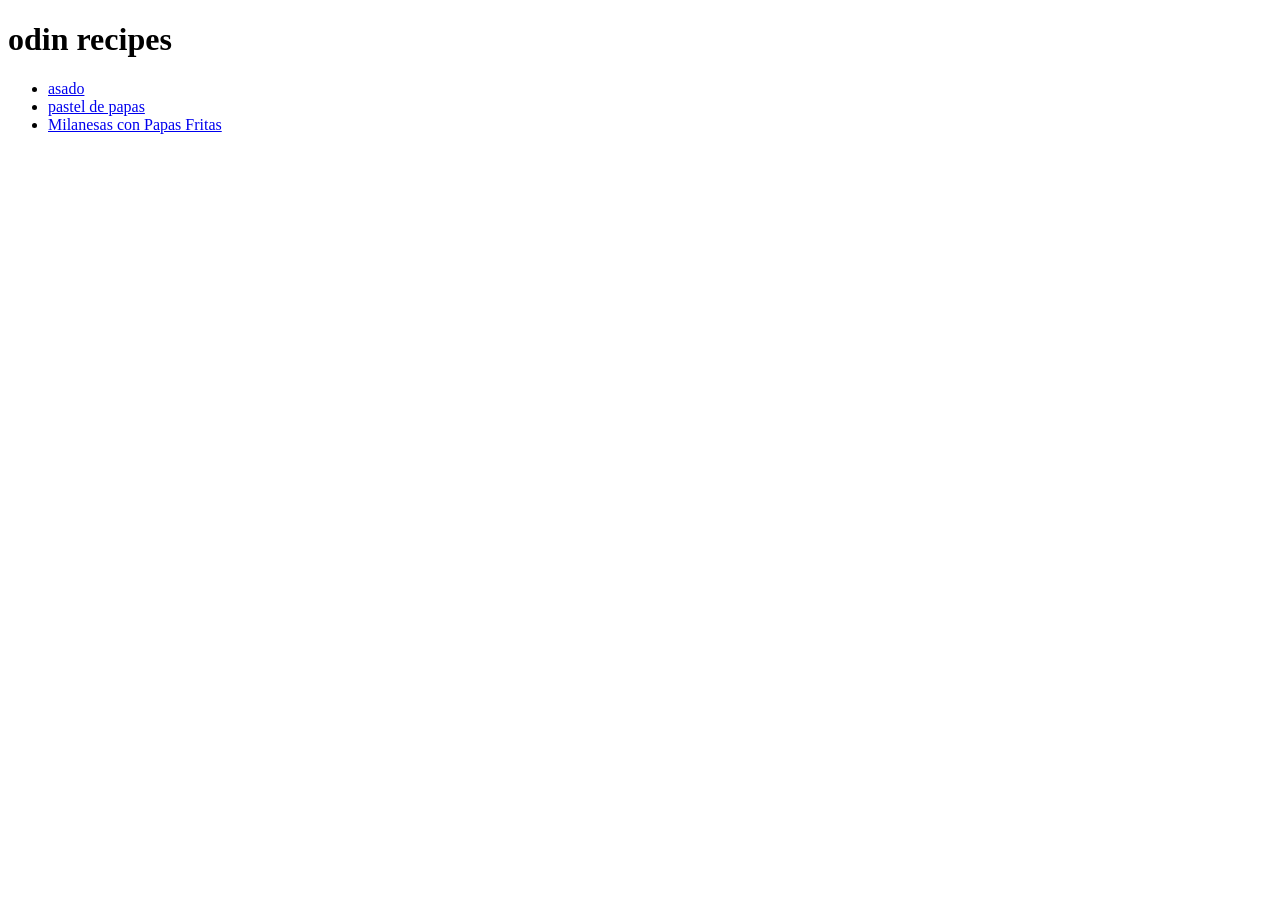
<file: index.html>
<!DOCTYPE html>
<html lang="en">
<head>
    <meta charset="UTF-8">
    <meta http-equiv="X-UA-Compatible" content="IE=edge">
    <meta name="viewport" content="width=device-width, initial-scale=1.0">
    <title>Document</title>
</head>
<body>
   <h1>odin recipes</h1>
    <ul>
     <li><a href="recipes/asado.html">asado</a></li>
     <li><a href="recipes/pastelpapas.html">pastel de papas</a></li>
     <li><a href="recipes/milanesaspf.html">Milanesas con Papas Fritas</a></li>
    </ul>
</body>
</html>
</file>
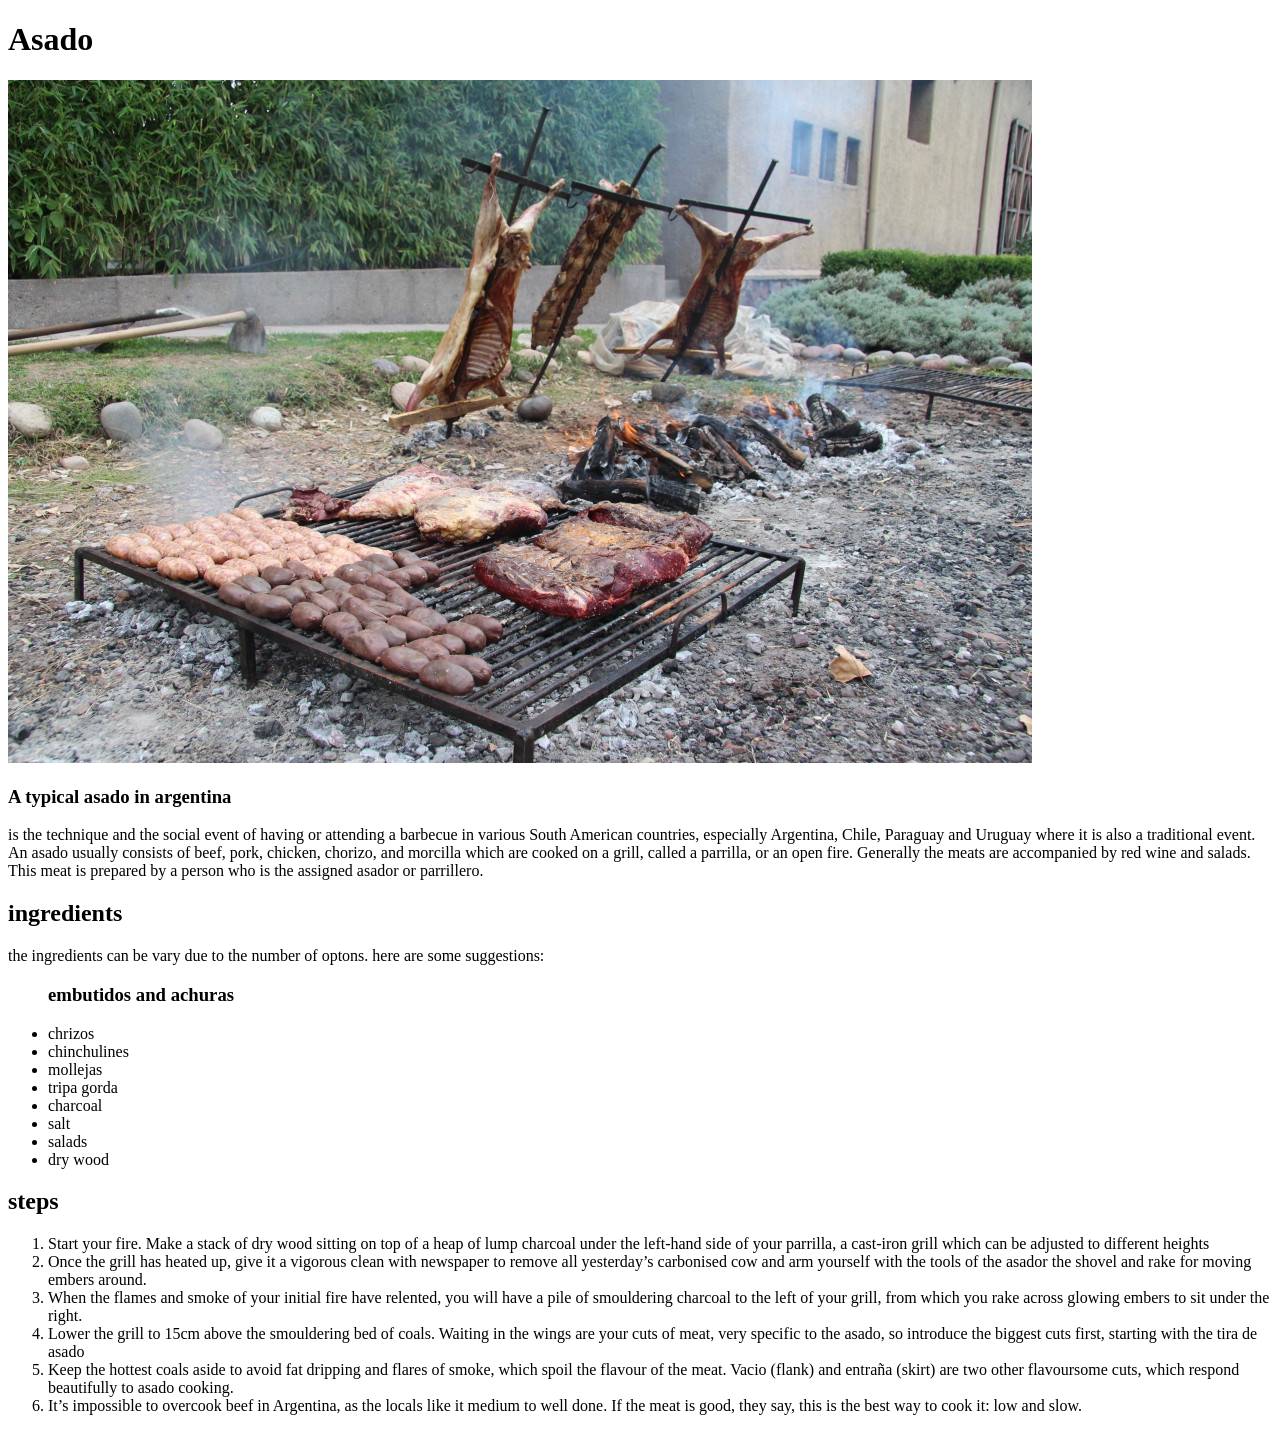
<file: recipes/asado.html>
<!DOCTYPE html>
<html lang="en">
<head>
    <meta charset="UTF-8">
    <meta http-equiv="X-UA-Compatible" content="IE=edge">
    <meta name="viewport" content="width=device-width, initial-scale=1.0">
    <title>Asado</title>
</head>
<body>
    <h1>Asado</h1>
    <img src="/images/asado.jpg" alt="asado example">
    <h3>A typical asado in argentina</h3>
    <p>is the technique and the social event of 
        having or attending a barbecue in various 
        South American countries, especially 
        Argentina, Chile, Paraguay and Uruguay 
        where it is also a traditional event. 
        An asado usually consists of beef, pork, 
        chicken, chorizo, and morcilla which 
        are cooked on a grill, called a parrilla, 
        or an open fire. Generally the meats are 
        accompanied by red wine and salads. This 
        meat is prepared by a person who is the 
        assigned asador or parrillero.
    </p>
    <h2>ingredients</h2>
    <p>the ingredients can be vary due to 
        the number of optons.
    here are some suggestions:</p>
    <ul><h3>embutidos and achuras</h3>
        <li>chrizos</li>
        <li>chinchulines</li>
        <li>mollejas</li>
        <li>tripa gorda</li>
        <li>charcoal</li>
        <li>salt</li>
        <li>salads</li>
        <li>dry wood</li>
    </ul>
    <h2>steps</h2>
    <ol>
        <li>Start your fire. Make a stack 
            of dry wood sitting on top of 
            a heap of lump charcoal under the left-hand 
            side of your parrilla, a cast-iron grill which 
            can be adjusted to different heights</li>
        <li>Once the grill has heated up, give it 
            a vigorous clean with newspaper to 
            remove all yesterday’s carbonised 
            cow and arm yourself with the tools 
            of the asador the shovel and rake  
            for moving embers around.</li>
        <li>When the flames and smoke of 
            your initial fire have relented, 
            you will have a pile of smouldering 
            charcoal to the left of your grill, 
            from which you rake across glowing 
            embers to sit under the right.</li>
        <li>Lower the grill to 15cm above the 
            smouldering bed of coals. Waiting 
            in the wings are your cuts of meat, 
            very specific to the asado, so introduce 
            the biggest cuts first, starting with 
            the tira de asado </li>
            <li> Keep the hottest coals aside 
            to avoid fat dripping and flares 
            of smoke, which spoil the flavour 
            of the meat. Vacio (flank) and entraña 
            (skirt) are two other flavoursome cuts, 
            which respond beautifully to asado cooking.</li>
        <li>It’s impossible to overcook beef 
            in Argentina, as the locals like it 
            medium to well done. If the meat is 
            good, they say, this is the best way to
            cook it: low and slow.</li>
    </ol>
</body>
</html>
</file>
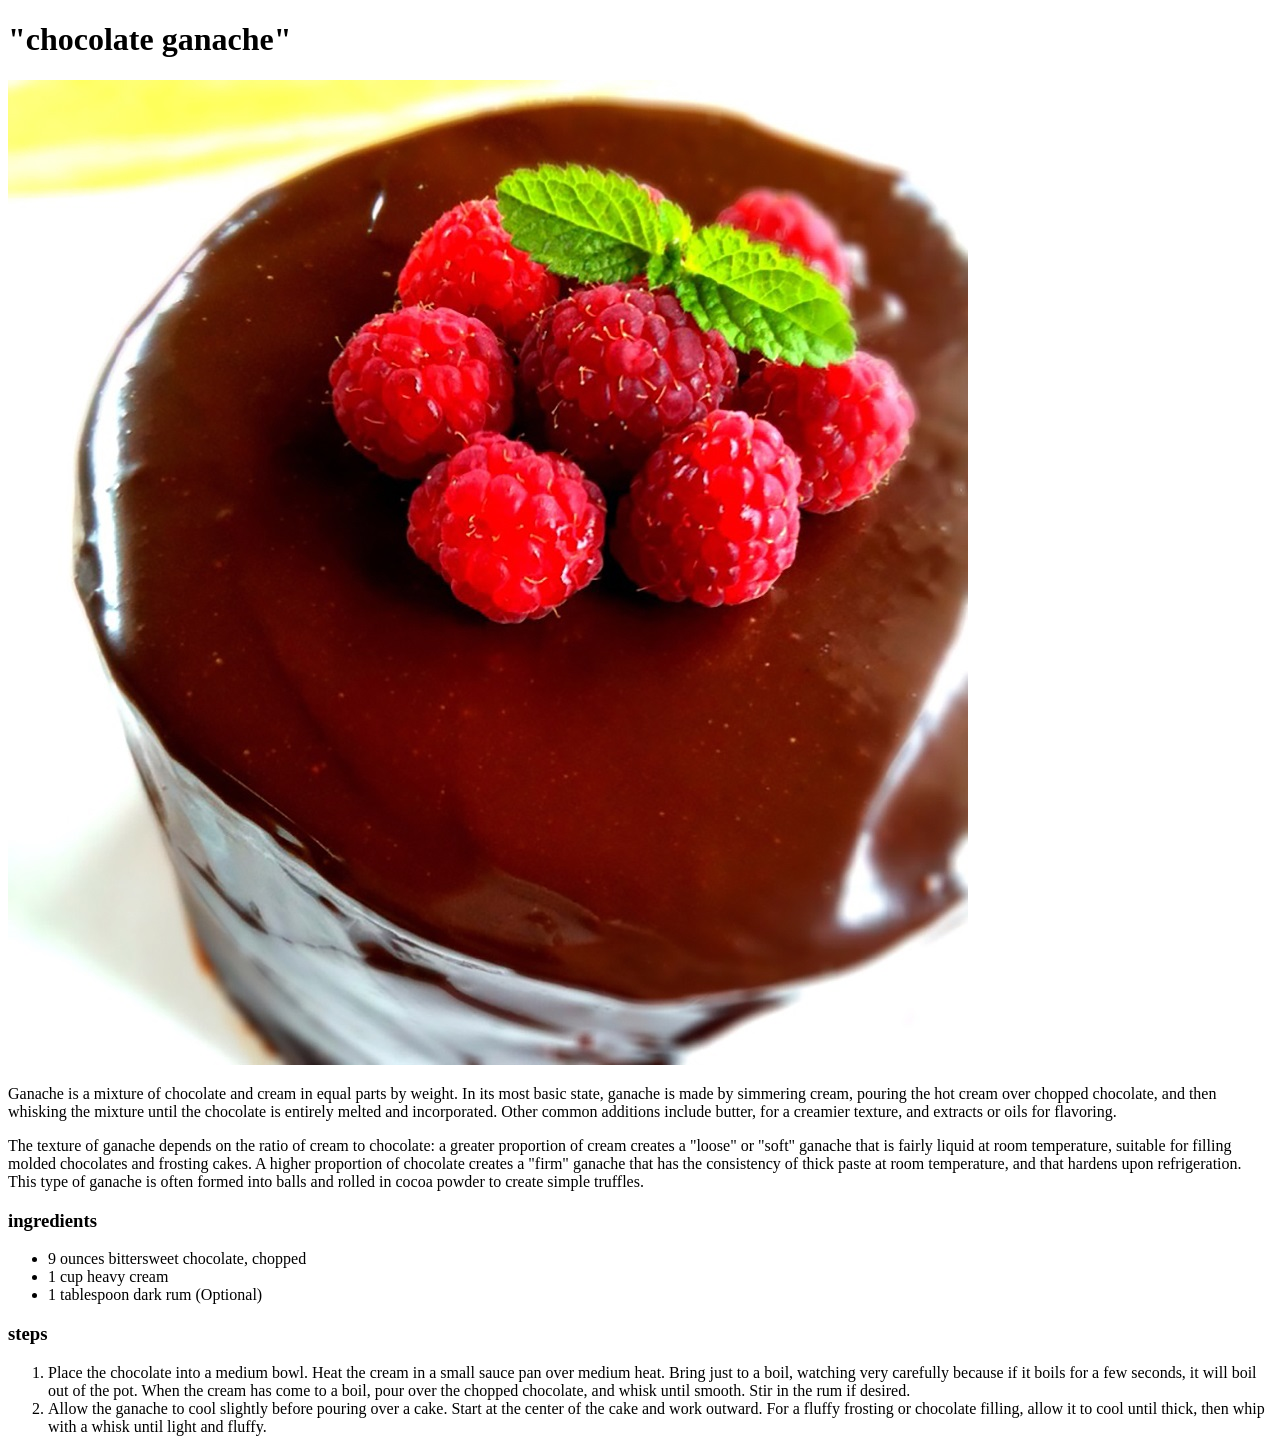
<file: recipes/chcocolate-ganache.html>
<!DOCTYPE html>
<html lang="en">
<head>
    <meta charset="UTF-8">
    <meta http-equiv="X-UA-Compatible" content="IE=edge">
    <meta name="viewport" content="width=device-width, initial-scale=1.0">
    <title>Document</title>
</head>
<body>
    <h1>"chocolate ganache"</h1>
    <img src="/images/ganache.jpg" alt="chocolate ganache">
     <p>Ganache is a mixture of chocolate and cream in equal parts by weight. 
    In its most basic state, ganache is made by simmering cream, 
    pouring the hot cream over chopped chocolate, and then whisking 
    the mixture until the chocolate is entirely melted and incorporated.
     Other common additions include butter, for a creamier texture, 
     and extracts or oils for flavoring. </p>
     <p>The texture of ganache depends on the ratio of cream to chocolate: 
     a greater proportion of cream creates a "loose" or "soft" ganache 
     that is fairly liquid at room temperature, suitable for filling 
     molded chocolates and frosting cakes. A higher proportion of chocolate 
     creates a "firm" ganache that has the consistency of thick paste at 
     room temperature, and that hardens upon refrigeration. This type of 
     ganache is often formed into balls and rolled in cocoa powder to 
     create simple truffles. </p> 
     
     <h3>ingredients</h3>
       <ul>
          <li>9 ounces bittersweet chocolate, chopped</li>
          <li>1 cup heavy cream</li>
          <li>1 tablespoon dark rum (Optional)</li>
       </ul>
     <h3>steps</h3>
       <ol>
          <li>Place the chocolate into a medium bowl. 
             Heat the cream in a small sauce pan over medium heat. 
             Bring just to a boil, watching very carefully because 
             if it boils for a few seconds, it will boil out of the pot. 
             When the cream has come to a boil, pour over the chopped chocolate, 
             and whisk until smooth. Stir in the rum if desired.</li>
          <li>Allow the ganache to cool slightly before pouring over a cake. 
             Start at the center of the cake and work outward. For a fluffy 
             frosting or chocolate filling, allow it to cool until thick, then 
             whip with a whisk until light and fluffy.</li>
       </ol>
    
     
</html>
</file>
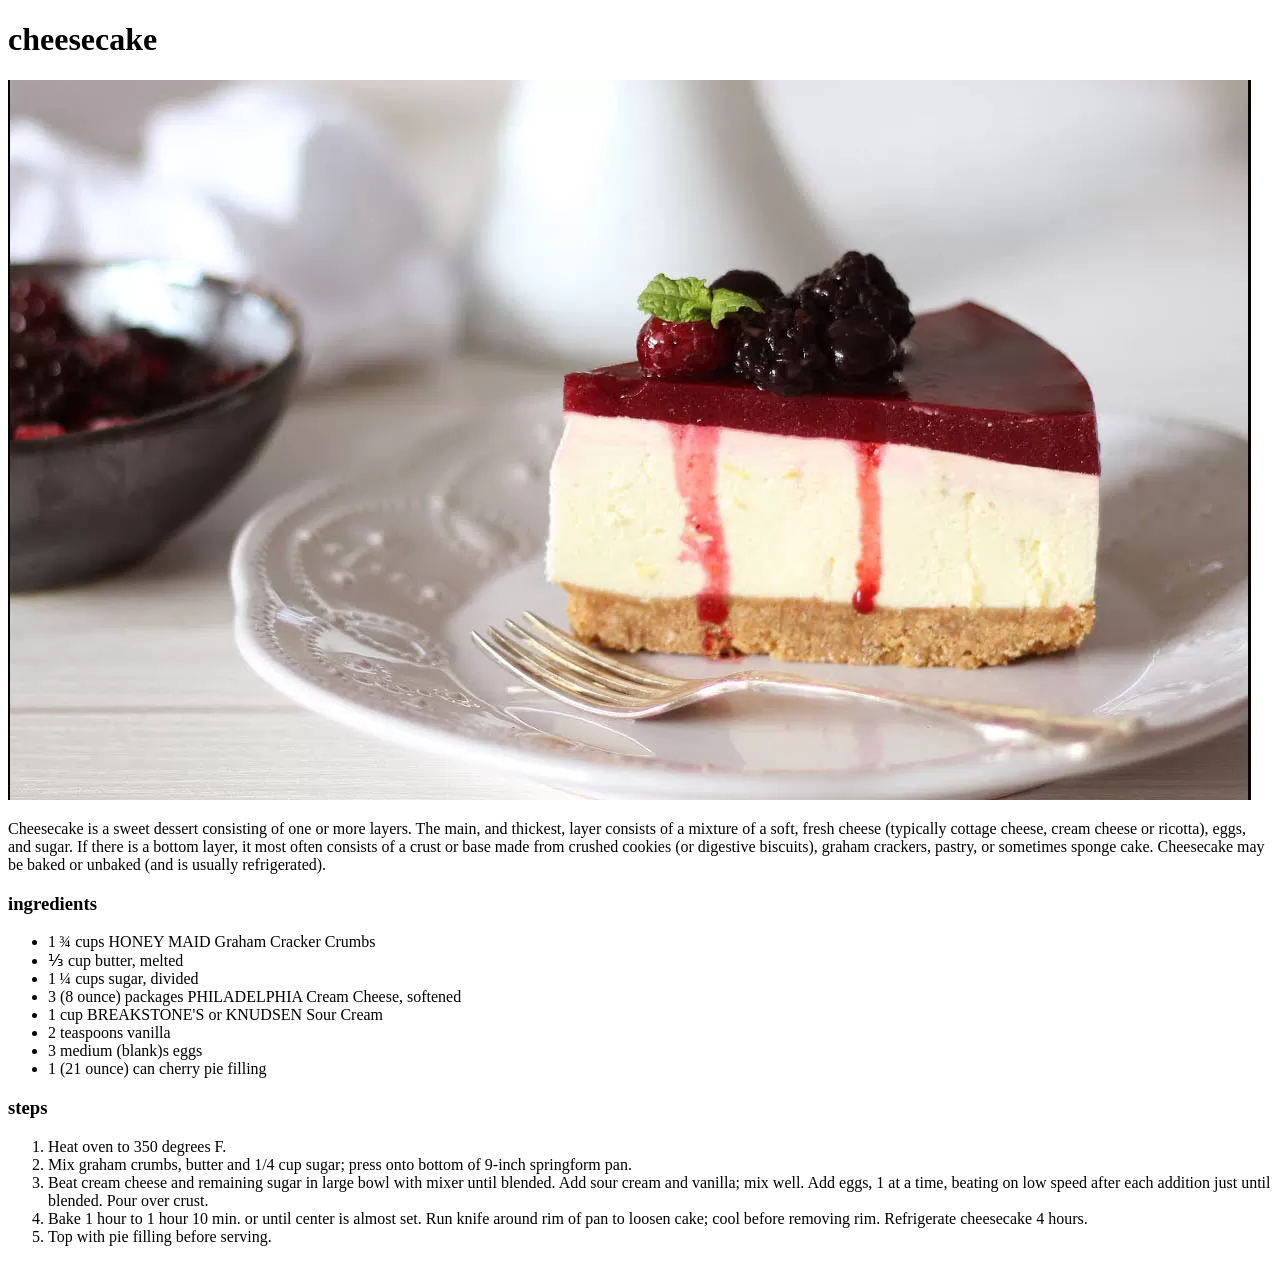
<file: recipes/cheesecake.html>
<!DOCTYPE html>
<html lang="en">
<head>
    <meta charset="UTF-8">
    <meta http-equiv="X-UA-Compatible" content="IE=edge">
    <meta name="viewport" content="width=device-width, initial-scale=1.0">
    <title>Document</title>
</head>
<body>
    <h1>cheesecake</h1>
    <img src="/images/cheese.jpg" alt="cheesecake">
    <p>Cheesecake is a sweet dessert consisting of one or more layers.
         The main, and thickest, layer consists of a mixture of a soft, 
         fresh cheese (typically cottage cheese, cream cheese or ricotta), 
         eggs, and sugar. If there is a bottom layer, it most often consists 
         of a crust or base made from crushed cookies (or digestive biscuits), 
         graham crackers, pastry, or sometimes sponge cake. 
         Cheesecake may be baked or unbaked (and is usually refrigerated).</p>
    <h3>ingredients</h3>
        <ul>
            <li>1 ¾ cups HONEY MAID Graham Cracker Crumbs</li>
            <li>⅓ cup butter, melted</li>
            <li>1 ¼ cups sugar, divided</li>
            <li>3 (8 ounce) packages PHILADELPHIA Cream Cheese, softened</li>
            <li>1 cup BREAKSTONE'S or KNUDSEN Sour Cream</li>
            <li>2 teaspoons vanilla</li>
            <li>3 medium (blank)s eggs</li>
            <li>1 (21 ounce) can cherry pie filling</li>
        </ul>
    <h3>steps</h3>
        <ol>
            <li>Heat oven to 350 degrees F.</li>
            <li>Mix graham crumbs, butter and 1/4 cup sugar; press onto bottom of 9-inch springform pan.</li>
            <li>Beat cream cheese and remaining sugar in large bowl with mixer until blended. 
                Add sour cream and vanilla; mix well. Add eggs, 1 at a time, beating on low 
                speed after each addition just until blended. Pour over crust.</li>
            <li>Bake 1 hour to 1 hour 10 min. or until center is almost set. Run 
                knife around rim of pan to loosen cake; cool before removing rim. 
                Refrigerate cheesecake 4 hours.</li>
            <li>Top with pie filling before serving.</li>
        </ol>
</body>
</html>
</file>
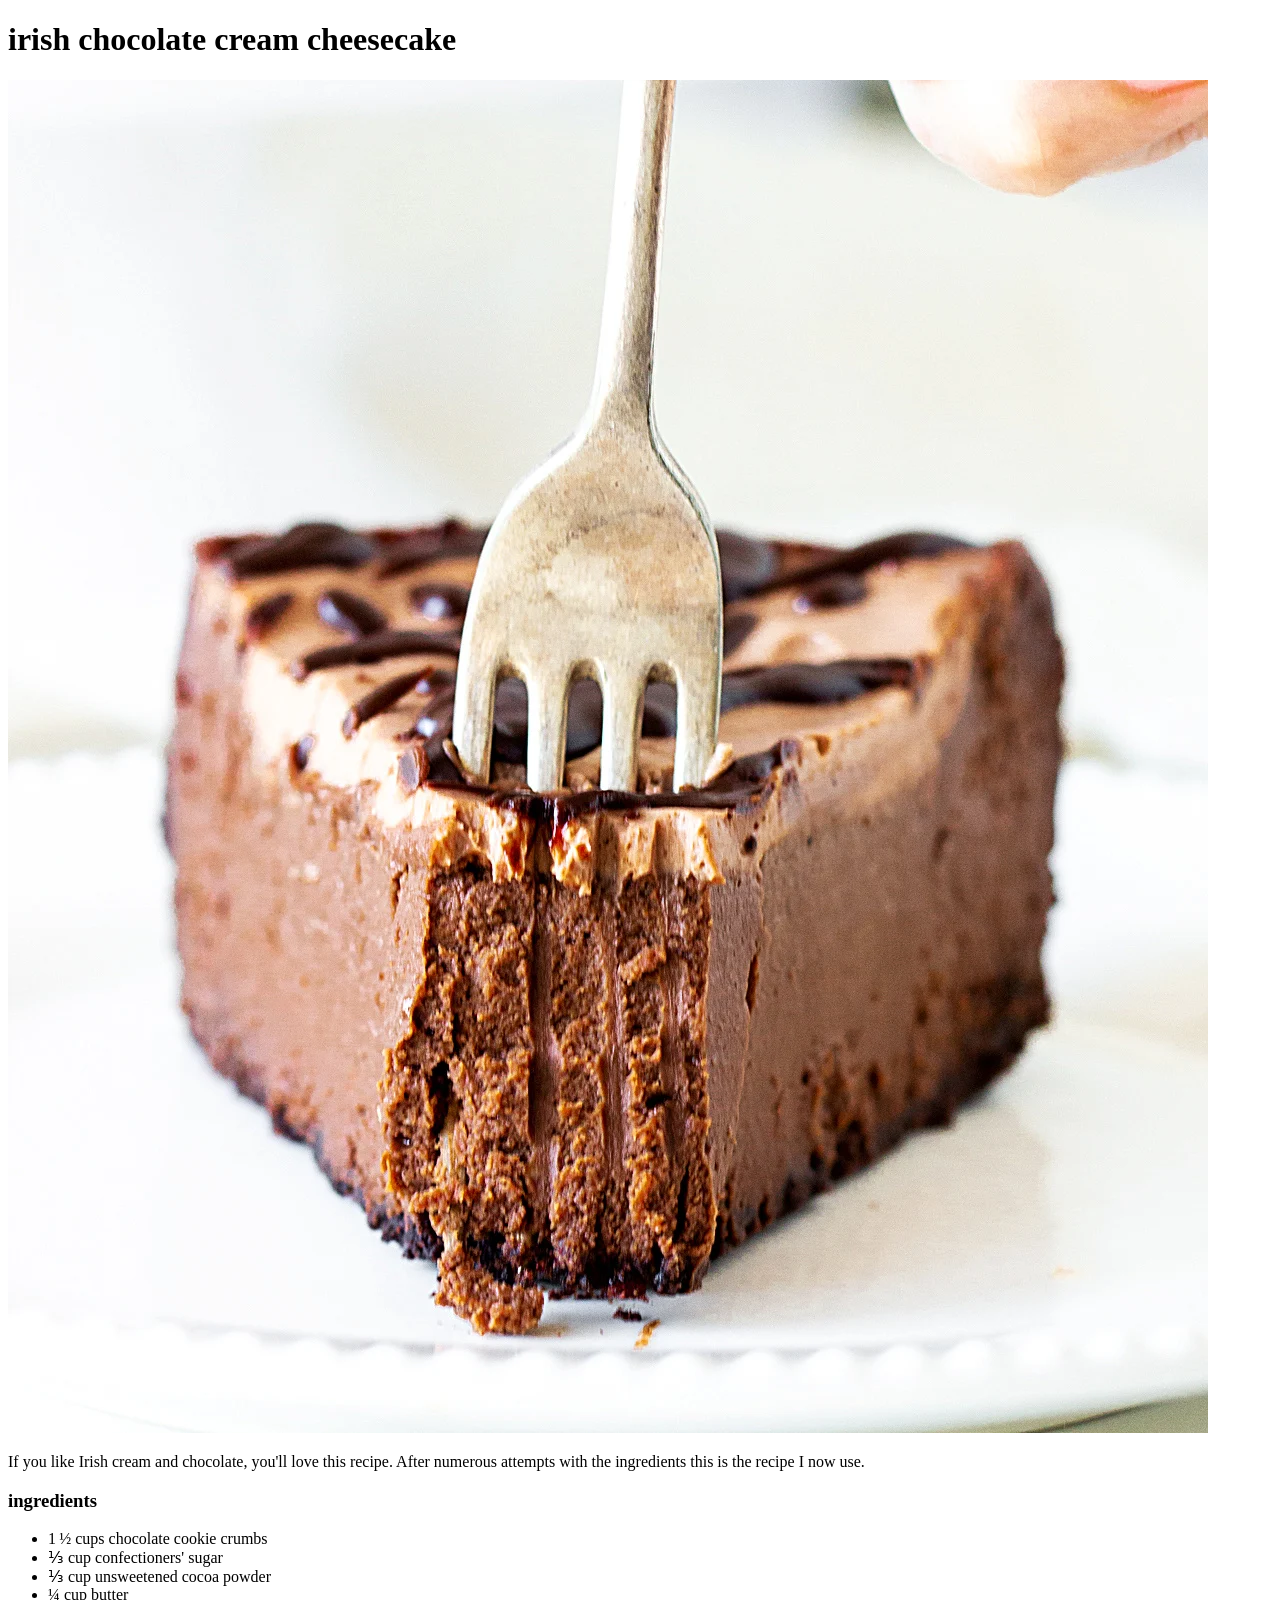
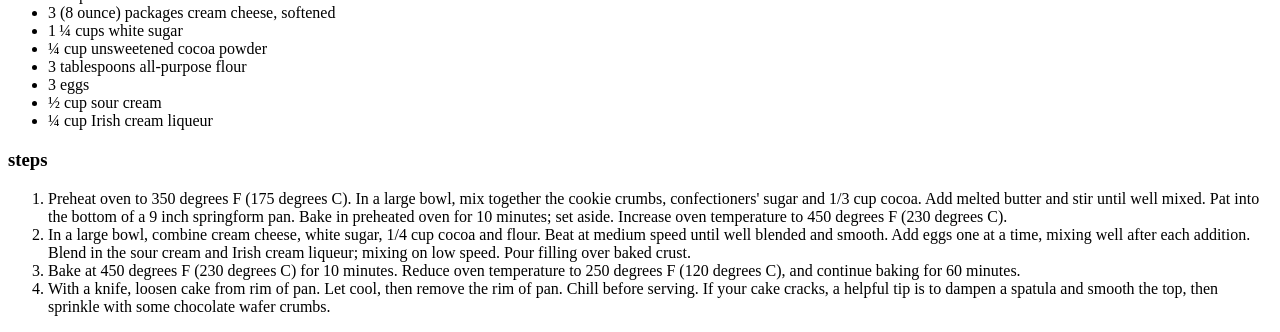
<file: recipes/icccheesecake.html>
<!DOCTYPE html>
<html lang="en">
<head>
    <meta charset="UTF-8">
    <meta http-equiv="X-UA-Compatible" content="IE=edge">
    <meta name="viewport" content="width=device-width, initial-scale=1.0">
    <title>Document</title>
</head>
<body>
    <h1>irish chocolate cream cheesecake</h1>
    <img src="/images/iccc.jpg" alt="">
    <p>If you like Irish cream and chocolate, you'll love this recipe.
        After numerous attempts with the ingredients this 
        is the recipe I now use.</p>
        <h3>ingredients</h3>
        <ul>
            <li>1 ½ cups chocolate cookie crumbs</li>
            <li>⅓ cup confectioners' sugar</li>
            <li>⅓ cup unsweetened cocoa powder</li>
            <li>¼ cup butter</li>
            <li>3 (8 ounce) packages cream cheese, softened</li>
            <li>1 ¼ cups white sugar</li>
            <li>¼ cup unsweetened cocoa powder</li>
            <li>3 tablespoons all-purpose flour</li>
            <li>3 eggs</li>
            <li>½ cup sour cream</li>
            <li>¼ cup Irish cream liqueur</li>
        </ul>
        <h3>steps</h3>
        <ol>
            <li>Preheat oven to 350 degrees F (175 degrees C). 
                In a large bowl, mix together the cookie crumbs, 
                confectioners' sugar and 1/3 cup cocoa. Add melted 
                butter and stir until well mixed. Pat into the bottom
                of a 9 inch springform pan. Bake in preheated oven
                for 10 minutes; set aside. Increase oven temperature
                to 450 degrees F (230 degrees C).</li>
            <li>In a large bowl, combine cream cheese, white sugar,
                1/4 cup cocoa and flour. Beat at medium speed until
                well blended and smooth. Add eggs one at a time, 
                mixing well after each addition. Blend in the sour
                cream and Irish cream liqueur; mixing on low speed.
                Pour filling over baked crust.</li>
            <li>Bake at 450 degrees F (230 degrees C) for 10 minutes.
                Reduce oven temperature to 250 degrees F (120 degrees C),
                and continue baking for 60 minutes.</li>
            <li>With a knife, loosen cake from rim of pan. Let cool, 
                then remove the rim of pan. Chill before serving. 
                If your cake cracks, a helpful tip is to dampen a 
                spatula and smooth the top, then sprinkle with some 
                chocolate wafer crumbs.</li>
        </ol>

</body>
</html>
</file>
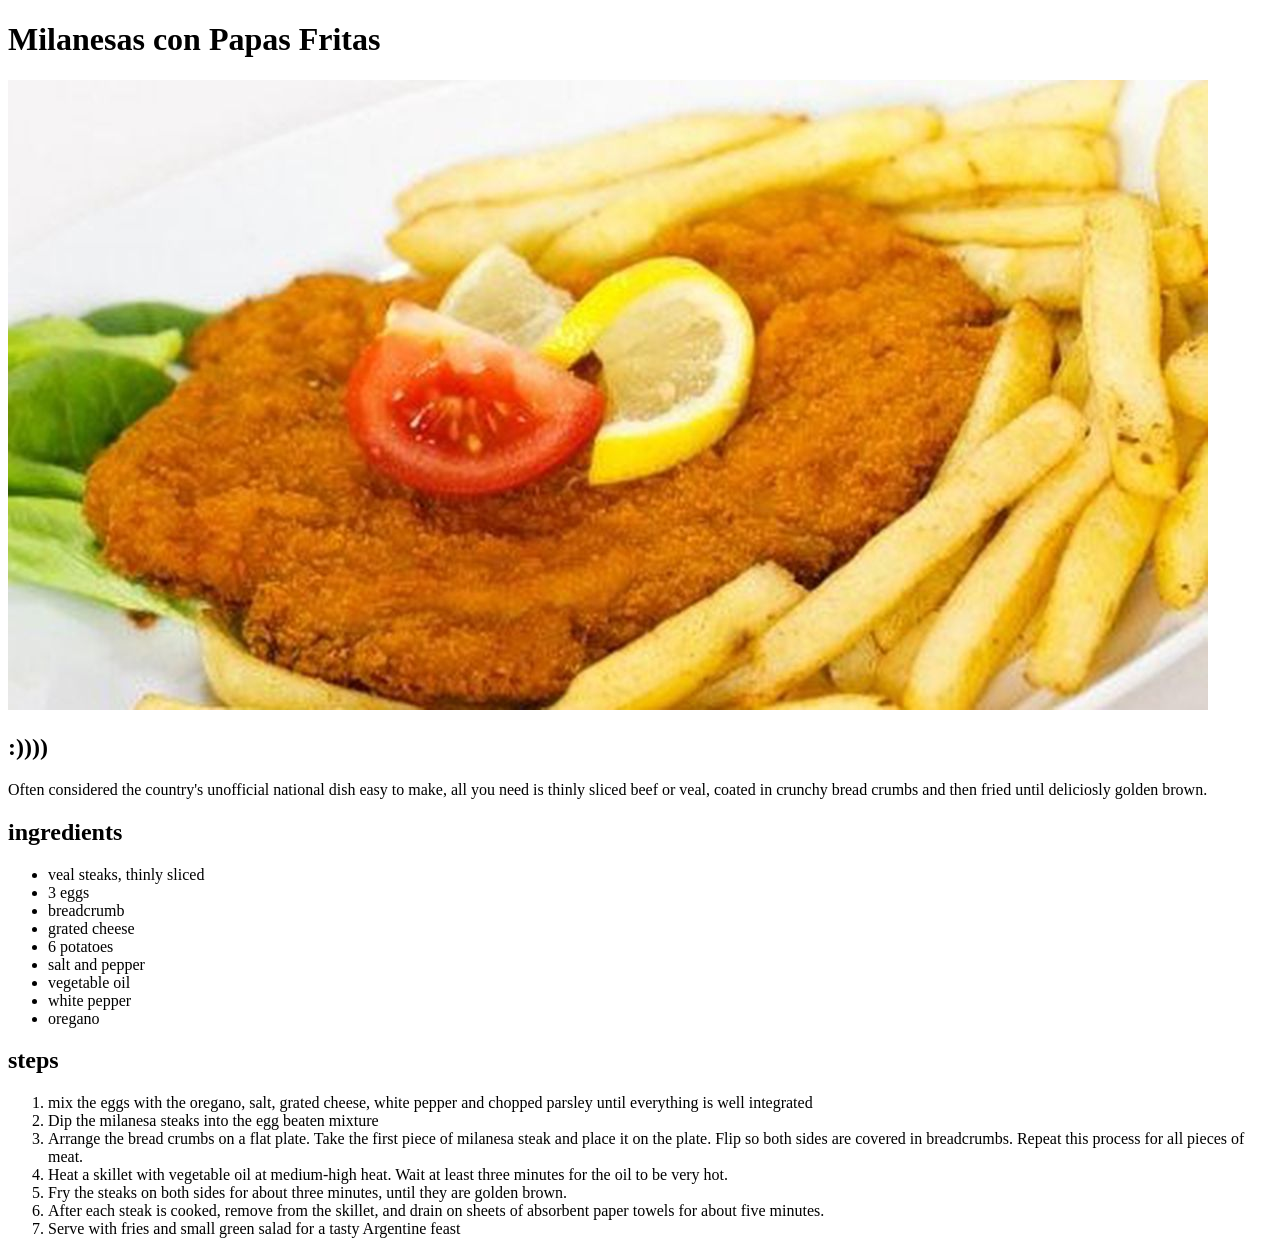
<file: recipes/milanesaspf.html>
<!DOCTYPE html>
<html lang="en">
<head>
    <meta charset="UTF-8">
    <meta http-equiv="X-UA-Compatible" content="IE=edge">
    <meta name="viewport" content="width=device-width, initial-scale=1.0">
    <title>Document</title>
</head>
<body>
    <h1>Milanesas con Papas Fritas</h1>
    <img src="/images/milanesas.jpg" alt="riquisimo">
    <h2>:))))</h2>
    <p>
        Often considered the country's unofficial national dish
        easy to make, all you need is thinly sliced beef or veal, 
        coated in crunchy bread crumbs and then fried until 
        deliciosly golden brown.
    </p>
    
    <h2>ingredients</h2>
    <ul>
        <li>veal steaks, thinly sliced</li>
        <li>3 eggs</li>
        <li>breadcrumb</li>
        <li>grated cheese</li>
        <li>6 potatoes</li>
        <li>salt and pepper</li>
        <li>vegetable oil</li>
        <li>white pepper</li>
        <li>oregano</li>
     </ul>
    
    <h2>steps</h2>
    <ol>
    <li>mix the eggs with the oregano, salt, 
        grated cheese, white pepper and 
        chopped parsley until everything 
        is well integrated</li>
    <li>Dip the milanesa steaks into the egg beaten mixture</li>
    <li>Arrange the bread crumbs on a flat plate. 
        Take the first piece of milanesa steak and 
        place it on the plate. Flip so both sides
         are covered in breadcrumbs. Repeat 
         this process for all pieces of meat.</li>
    <li>Heat a skillet with vegetable oil at 
        medium-high heat. Wait at least three 
        minutes for the oil to be very hot.</li>
    <li>Fry the steaks on both sides for about 
        three minutes, until they are golden brown.</li>
    <li>After each steak is cooked, remove from 
        the skillet, and drain on sheets of 
        absorbent paper towels for 
        about five minutes.</li>
    <li>Serve with fries and small green 
        salad for a tasty Argentine feast</li>
    </ol>
</body>
</html>
</file>
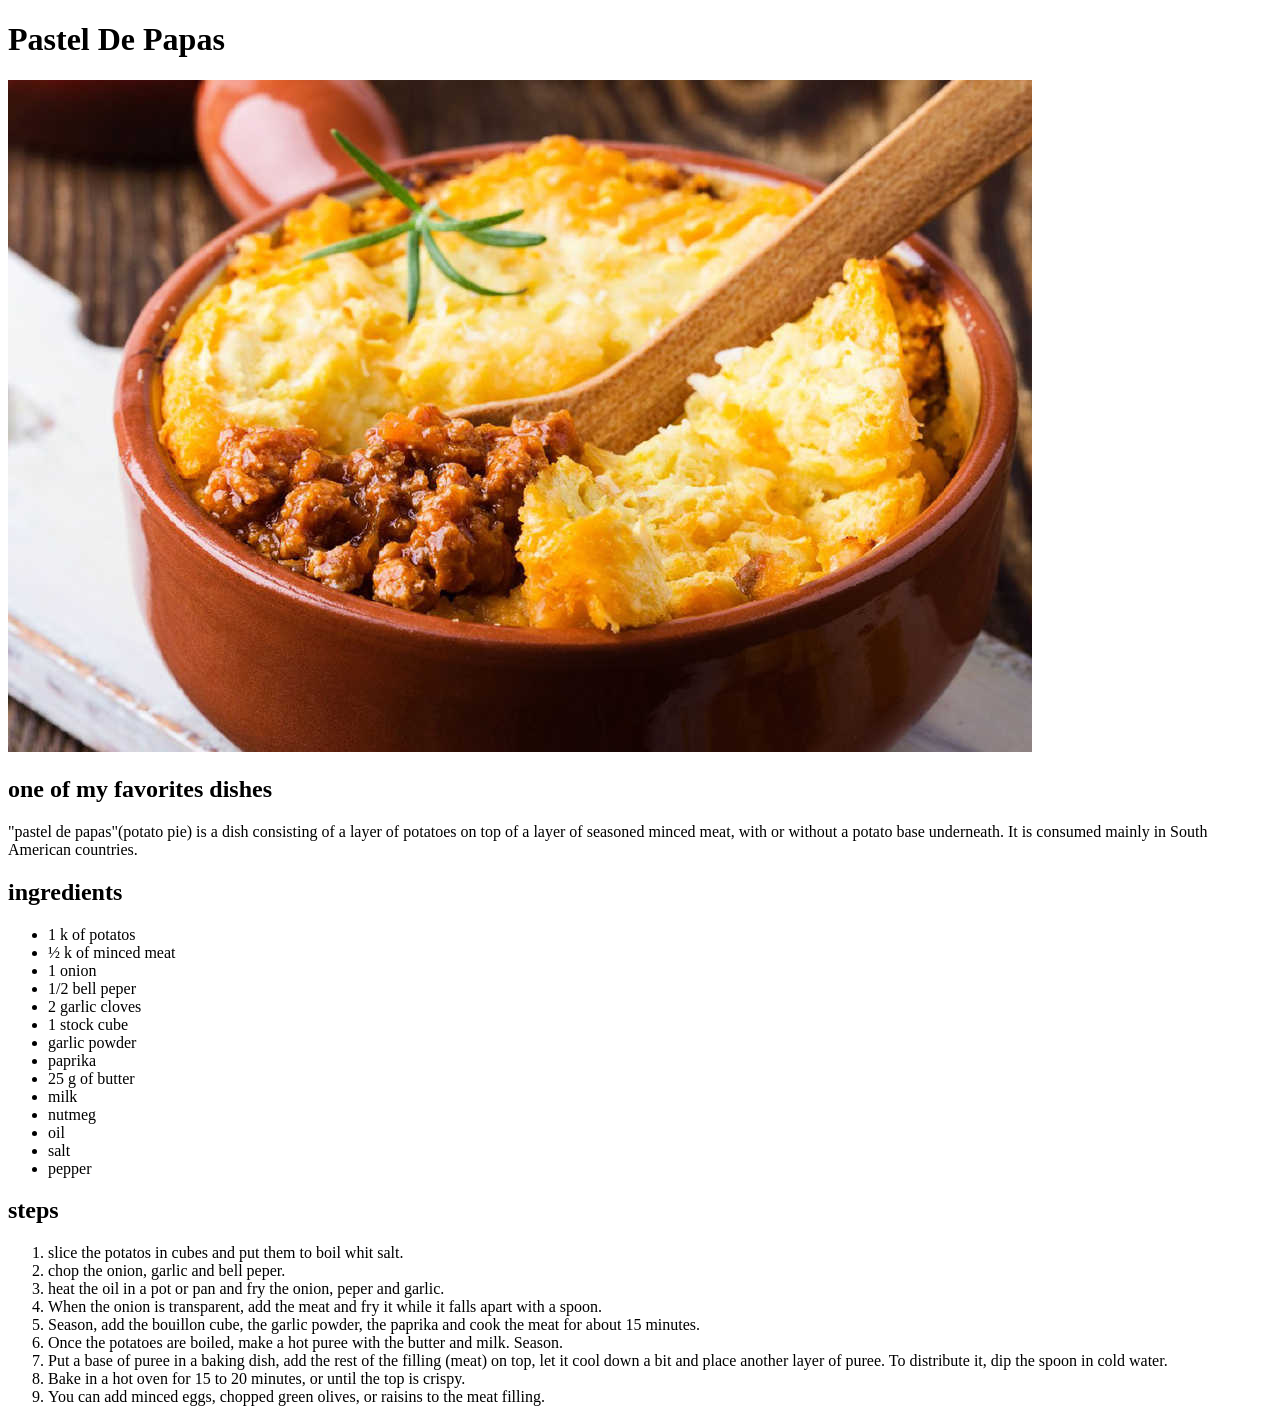
<file: recipes/pastelpapas.html>
<!DOCTYPE html>
<html lang="en">
<head>
    <meta charset="UTF-8">
    <meta http-equiv="X-UA-Compatible" content="IE=edge">
    <meta name="viewport" content="width=device-width, initial-scale=1.0">
    <title>Document</title>
</head>
<body>
    <h1>Pastel De Papas</h1>
    <img src="/images/receta-de-pastel-de-papas.jpg" alt="ummm rico">
    <h2>one of my favorites dishes</h2>
    <P>
        "pastel de papas"(potato pie) 
        is a dish consisting of a layer of potatoes 
        on top of a layer of seasoned minced meat, 
        with or without a potato base underneath. 
        It is consumed mainly in South American 
        countries.
    </P>
    <h2>ingredients</h2>
    <ul>
        <li>1 k of potatos</li>
        <li>½ k of minced meat</li>
        <li>1 onion</li>
        <li>1/2 bell peper</li>
        <li>2 garlic cloves</li>
        <li>1 stock cube</li>
        <li>garlic powder</li>
        <li>paprika</li>
        <li>25 g of butter</li>
        <li>milk</li>
        <li>nutmeg</li>
        <li>oil</li>
        <li>salt</li>
        <li>pepper</li>
    </ul>
    <h2>steps</h2>
    <ol>
        <li>slice the potatos in cubes 
            and put them to boil whit salt.</li>
        <li>chop the onion, garlic and bell peper. </li>
        <li>heat the oil in a pot or pan and fry the onion, 
            peper and garlic. </li>
        <li>When the onion is transparent, add the 
            meat and fry it while it falls apart 
            with a spoon.</li>
        <li>Season, add the bouillon cube, 
            the garlic powder, the paprika 
            and cook the meat for about 15 minutes.</li>
        <li>Once the potatoes are boiled, 
            make a hot puree with the butter 
            and milk. Season.</li>
        <li>Put a base of puree in a baking dish, 
            add the rest of the filling (meat) on 
            top, let it cool down a bit and place 
            another layer of puree. To distribute it, 
            dip the spoon in cold water.</li>
        <li>Bake in a hot oven for 15 to 20 minutes, 
            or until the top is crispy.</li>
        <li>You can add minced eggs, chopped 
            green olives, or raisins to the meat 
            filling.</li> 
        </ol>
</body>
</html>
</file>
